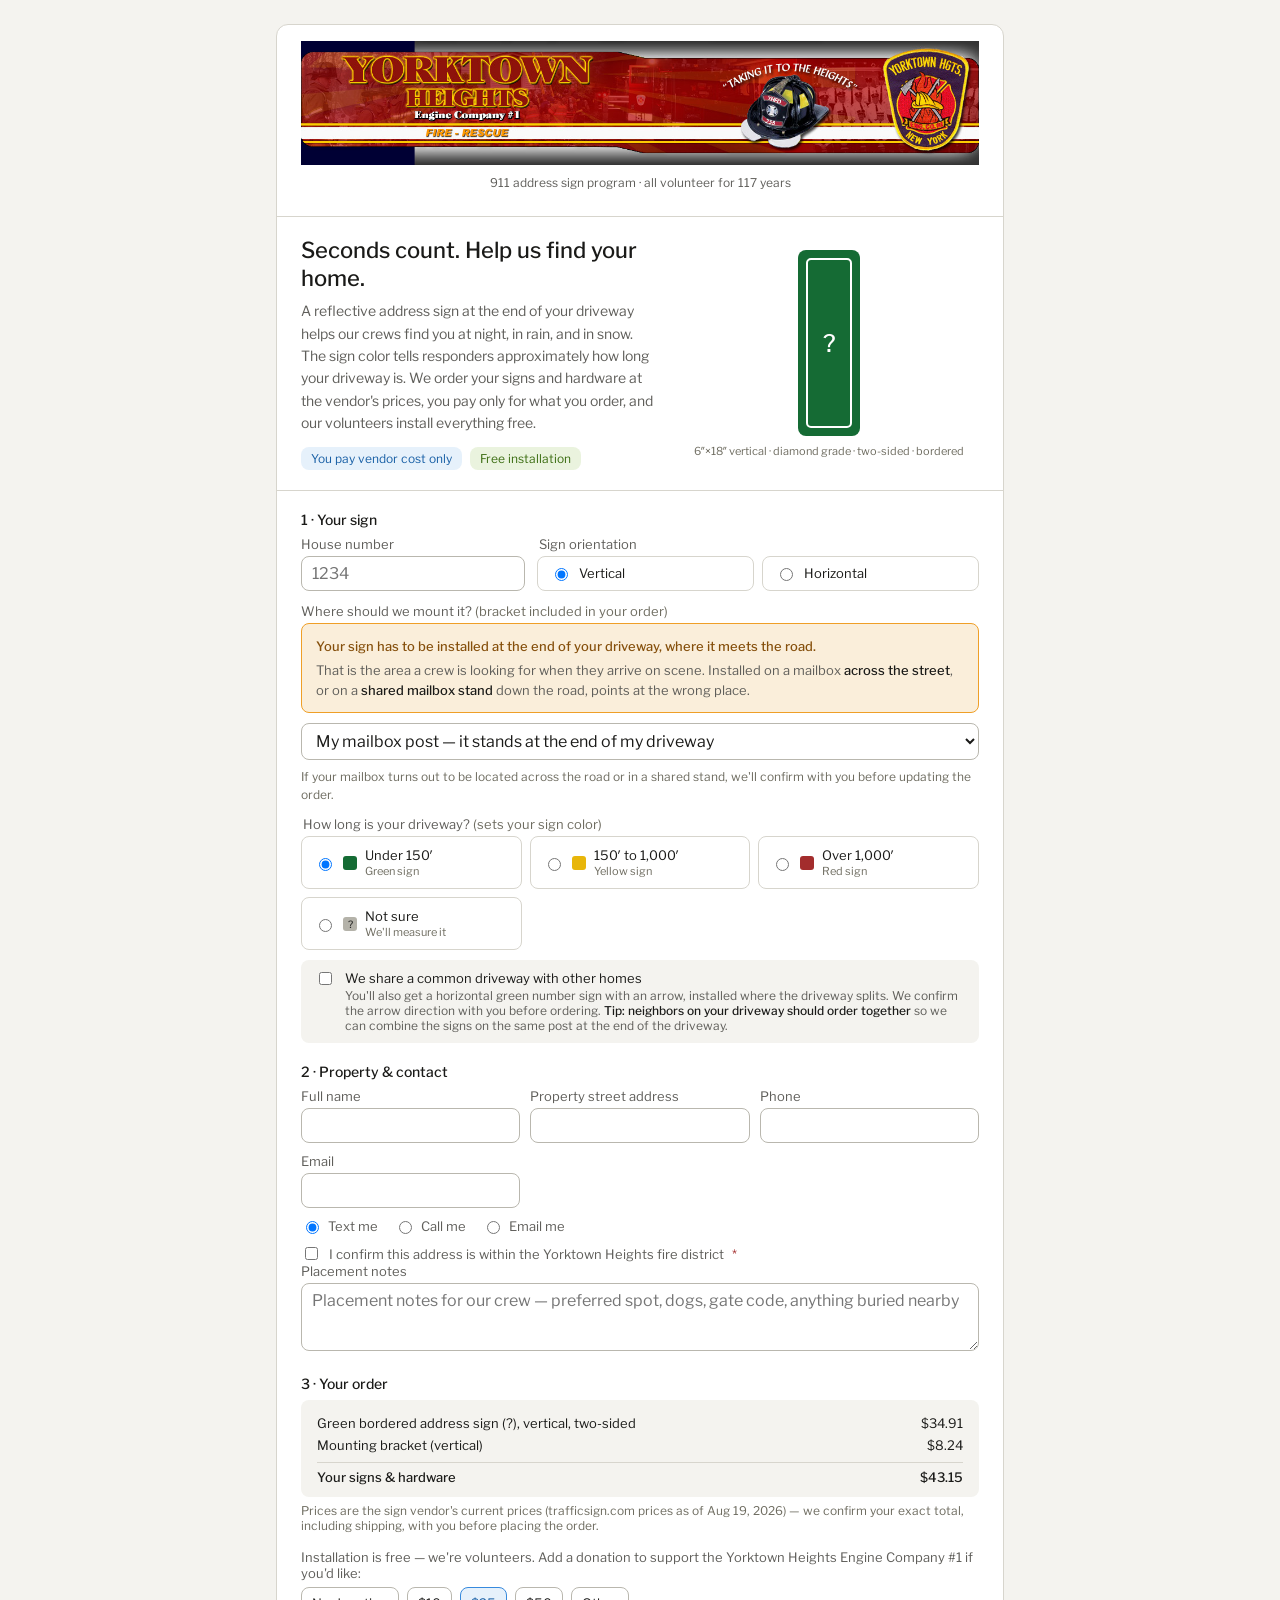
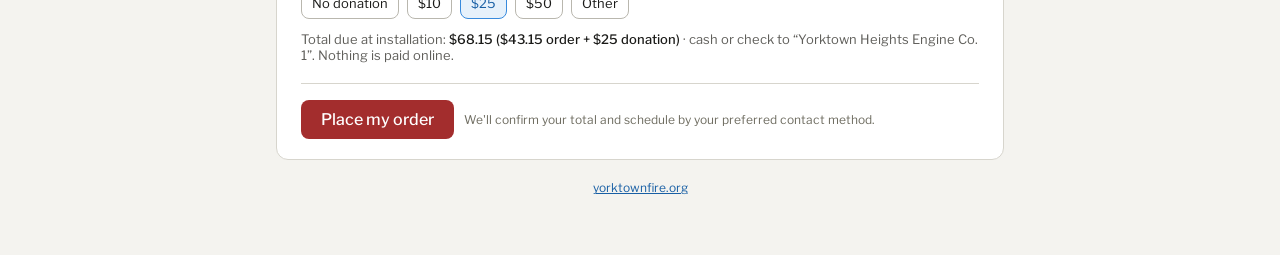
<file: index.html>
<!doctype html>
<html lang="en">
<head>
<meta charset="utf-8">
<meta name="viewport" content="width=device-width, initial-scale=1">
<title>911 Address Signs — Yorktown Heights Engine Co. No. 1</title>
<meta name="description" content="Order a reflective 911 address sign for your driveway from Yorktown Heights Engine Co. No. 1. You pay vendor cost only — installation is free.">
<link rel="icon" href="data:image/svg+xml,%3Csvg xmlns='http://www.w3.org/2000/svg' viewBox='0 0 32 32'%3E%3Crect x='10' y='2' width='12' height='28' rx='2' fill='%23156B34'/%3E%3Crect x='12' y='4' width='8' height='24' rx='1' fill='none' stroke='%23fff' stroke-width='1.5'/%3E%3C/svg%3E">
<link rel="preconnect" href="https://fonts.googleapis.com">
<link rel="preconnect" href="https://fonts.gstatic.com" crossorigin>
<link rel="stylesheet" href="https://fonts.googleapis.com/css2?family=Libre+Franklin:ital,wght@0,400;0,500;0,600;0,700;1,400&display=swap">
<link rel="stylesheet" href="css/styles.css">
</head>
<body>

<noscript>
  <div class="noscript-banner" role="alert">
    Ordering a sign needs JavaScript turned on in your browser. Please enable JavaScript, or
    <a href="https://www.yorktownfire.org">contact the department directly</a> to place your order another way.
  </div>
</noscript>

<div class="hp" aria-hidden="true">
  <label for="contact_website">Leave this field blank</label>
  <input type="text" name="contact_website" id="contact_website" tabindex="-1" autocomplete="off" aria-hidden="true">
</div>

<div class="page">
  <div class="card">

    <header class="site-header">
      <a href="https://www.yorktownfire.org">
        <img class="site-banner" src="assets/dept-banner.jpg" width="1200" height="220"
             alt="Yorktown Heights Engine Company #1 — Fire, Rescue">
      </a>
      <p class="site-header-tag">911 address sign program &middot; all volunteer for 117 years</p>
    </header>

    <section class="hero">
      <div class="hero-intro">
        <h1 class="hero-title">Seconds count. Help us find your home.</h1>
        <p class="hero-copy">A reflective address sign at the end of your driveway helps our crews find you at night, in rain, and in snow. The sign color tells responders approximately how long your driveway is. We order your signs and hardware at the vendor's prices, you pay only for what you order, and our volunteers install everything free.</p>
        <div class="hero-badges">
          <span class="badge badge-accent">You pay vendor cost only</span>
          <span class="badge badge-success">Free installation</span>
        </div>
      </div>
      <div class="hero-preview">
        <div class="preview-wrap">
          <div id="signprev" class="sign-preview" aria-hidden="true"></div>
        </div>
        <p id="prevcap" class="preview-caption">6&Prime;&times;18&Prime; vertical &middot; diamond grade &middot; two-sided &middot; bordered</p>
      </div>
    </section>

    <form id="orderform" class="order-form" novalidate>

      <section class="form-section">
        <h2 class="section-title">1 &middot; Your sign</h2>

        <div class="field-row">
          <div class="field field-narrow">
            <label class="field-label" for="hnum">House number</label>
            <input id="hnum" name="hnum" type="text" placeholder="1234" maxlength="5" autocomplete="off">
            <p class="field-err" data-for="hnum" hidden></p>
          </div>

          <fieldset class="field field-wide radio-fieldset">
            <legend class="field-label">Sign orientation</legend>
            <div class="radio-group">
              <label class="radio-option">
                <input type="radio" name="orient" value="v" checked> Vertical
              </label>
              <label class="radio-option">
                <input type="radio" name="orient" value="h"> Horizontal
              </label>
            </div>
          </fieldset>
        </div>

        <p id="digitwarn" class="warn-text" hidden aria-live="polite">5-digit numbers don't fit the vertical sign at 4&Prime; characters &mdash; we suggest horizontal.</p>

        <div class="field field-full">
          <label class="field-label" for="mount">Where should we mount it? <span class="muted">(bracket included in your order)</span></label>
          <div class="mount-rule">
            <span class="mount-rule-head">Your sign has to be installed at the end of your driveway, where it meets the road.</span>
            <span class="mount-rule-body">That is the area a crew is looking for when they arrive on scene. Installed on a mailbox <strong>across the street</strong>, or on a <strong>shared mailbox stand</strong> down the road, points at the wrong place.</span>
          </div>
          <select id="mount" name="mount">
            <option value="mailbox">My mailbox post &mdash; it stands at the end of my driveway</option>
            <option value="existing">Another post already at the end of my driveway</option>
            <option value="newpost">Nothing there to mount to &mdash; bring a post (+$37.80)</option>
          </select>
          <p class="mount-hint" id="mounthint"></p>
        </div>

        <fieldset class="field field-full tier-fieldset">
          <legend class="field-label">How long is your driveway? <span class="muted">(sets your sign color)</span></legend>
          <div class="tier-grid">
            <label class="tier-option">
              <input type="radio" name="tier" value="green" checked>
              <span class="tier-swatch tier-swatch-green"></span>
              <span class="tier-copy">Under 150&prime;<span class="tier-sub">Green sign</span></span>
            </label>
            <label class="tier-option">
              <input type="radio" name="tier" value="yellow">
              <span class="tier-swatch tier-swatch-yellow"></span>
              <span class="tier-copy">150&prime; to 1,000&prime;<span class="tier-sub">Yellow sign</span></span>
            </label>
            <label class="tier-option">
              <input type="radio" name="tier" value="red">
              <span class="tier-swatch tier-swatch-red"></span>
              <span class="tier-copy">Over 1,000&prime;<span class="tier-sub">Red sign</span></span>
            </label>
            <label class="tier-option">
              <input type="radio" name="tier" value="unsure">
              <span class="tier-swatch tier-swatch-unsure" aria-hidden="true">?</span>
              <span class="tier-copy">Not sure<span class="tier-sub">We'll measure it</span></span>
            </label>
          </div>
        </fieldset>

        <div id="measurenote" class="measure-note" hidden>
          No problem &mdash; we'll measure your driveway when we come out and pick the right color then. Your price doesn't change: every sign costs the same whatever color it ends up.
          <span class="measure-note-line">If it turns out to run over 1,000 feet, we'll talk with you about optional blue relay markers (about $34.91 each) before ordering anything.</span>
        </div>

        <div id="lenwrap" class="conditional" hidden>
          <label class="field-label" for="dlen">Approximate driveway length (feet)</label>
          <input id="dlen" name="dlen" type="number" min="150" max="20000" step="50" placeholder="e.g. 1400" class="field-medium">
          <p class="field-err" data-for="dlen" hidden></p>
        </div>

        <div id="markerwrap" class="marker-offer" hidden>
          <label class="marker-offer-label">
            <input type="checkbox" id="markers" name="markers">
            <span class="marker-offer-copy">
              <span class="marker-offer-head">Add blue relay markers &mdash; <span id="markercount"></span>, <span id="markerprice"></span></span>
              <span class="marker-offer-body">Recommended for driveways this long. One engine can't pump water all the way up a long driveway, so crews relay-pump: one engine at your home, another every 1000' up the driveway, and one at the road. These blue markers sit every 1,000 feet and show arriving crews exactly where to set up, instead of guessing in the dark.</span>
              <span class="marker-offer-detail" id="markerdetail"></span>
            </span>
          </label>
        </div>

        <label class="checkbox-row">
          <input type="checkbox" id="shared" name="shared">
          <span class="checkbox-copy">We share a common driveway with other homes
            <span class="checkbox-sub">You'll also get a horizontal green number sign with an arrow, installed where the driveway splits. We confirm the arrow direction with you before ordering. <span class="checkbox-tip">Tip: neighbors on your driveway should order together</span> so we can combine the signs on the same post at the end of the driveway.</span>
          </span>
        </label>
        <div id="sharedwrap" class="conditional" hidden>
          <label class="field-label" for="sharednums">House numbers sharing your driveway (if you know them)</label>
          <input type="text" id="sharednums" name="sharednums" maxlength="100" placeholder="e.g. 1236, 1238" class="field-full">
          <div id="sharedprompt" class="shared-prompt" hidden>
            <p class="shared-prompt-head" id="sharedpromptHead"></p>
            <p class="shared-prompt-body">Every home on a shared driveway needs its own sign and its own arrow, so each household places its own order. Send them this page:</p>
            <div class="shared-prompt-linkrow">
              <code class="shared-prompt-link" id="sharedpromptUrl"></code>
              <button type="button" class="shared-prompt-copy" id="sharedpromptCopy">Copy link</button>
            </div>
          </div>
        </div>
      </section>

      <section class="form-section">
        <h2 class="section-title">2 &middot; Property &amp; contact</h2>

        <div class="contact-grid">
          <div class="field">
            <label class="field-label" for="fullname">Full name</label>
            <input type="text" id="fullname" name="fullname" autocomplete="name">
            <p class="field-err" data-for="fullname" hidden></p>
          </div>
          <div class="field">
            <label class="field-label" for="addr">Property street address</label>
            <input type="text" id="addr" name="addr" autocomplete="street-address">
            <p class="field-err" data-for="addr" hidden></p>
          </div>
          <div class="field">
            <label class="field-label" for="phone">Phone</label>
            <input type="tel" id="phone" name="phone" autocomplete="tel">
            <p class="field-err" data-for="phone" hidden></p>
          </div>
          <div class="field">
            <label class="field-label" for="email">Email</label>
            <input type="email" id="email" name="email" autocomplete="email">
            <p class="field-err" data-for="email" hidden></p>
          </div>
        </div>

        <fieldset class="contact-method-fieldset">
          <legend class="sr-only">Preferred contact method</legend>
          <div class="contact-method-row">
            <label class="radio-inline"><input type="radio" name="contactm" value="text" checked> Text me</label>
            <label class="radio-inline"><input type="radio" name="contactm" value="call"> Call me</label>
            <label class="radio-inline"><input type="radio" name="contactm" value="email"> Email me</label>
          </div>
        </fieldset>

        <label class="checkbox-inline">
          <input type="checkbox" id="attest" name="attest"> I confirm this address is within the Yorktown Heights fire district <span class="required-mark">*</span>
        </label>
        <p class="field-err" data-for="attest" hidden></p>

        <div class="field field-full">
          <label class="field-label" for="notes">Placement notes</label>
          <textarea id="notes" name="notes" maxlength="1000" placeholder="Placement notes for our crew — preferred spot, dogs, gate code, anything buried nearby"></textarea>
        </div>
      </section>

      <section class="form-section">
        <h2 class="section-title">3 &middot; Your order</h2>

        <div id="summary" class="summary-box" aria-live="polite"></div>
        <p class="price-note">Prices are the sign vendor's current prices<span id="pricesasof"></span> &mdash; we confirm your exact total, including shipping, with you before placing the order.</p>

        <p class="donation-intro">Installation is free &mdash; we're volunteers. Add a donation to support the Yorktown Heights Engine Company #1 if you'd like:</p>
        <div id="dtiers" class="donation-tiers" role="group" aria-label="Donation amount">
          <button type="button" class="donation-btn" data-d="0">No donation</button>
          <button type="button" class="donation-btn" data-d="10">$10</button>
          <button type="button" class="donation-btn" data-d="25" id="defdon">$25</button>
          <button type="button" class="donation-btn" data-d="50">$50</button>
          <button type="button" class="donation-btn" data-d="-1">Other</button>
        </div>
        <div class="field field-medium">
          <label class="field-label sr-only" for="donother">Custom donation amount</label>
          <input type="number" id="donother" name="donother" min="1" max="10000" placeholder="Custom amount $" hidden>
          <p class="field-err" data-for="donother" hidden></p>
        </div>

        <p class="total-line">Total due at installation: <span id="total" aria-live="polite"></span> &middot; cash or check to &ldquo;Yorktown Heights Engine Co. 1&rdquo;. Nothing is paid online.</p>
      </section>

      <div id="formerr" class="form-err" hidden aria-live="polite"></div>

      <div class="submit-row">
        <button type="submit" id="submitbtn" class="submit-btn">Place my order</button>
        <span class="submit-help">We'll confirm your total and schedule by your preferred contact method.</span>
      </div>

      <div id="successpanel" class="success-panel" hidden aria-live="polite">
        <h2 class="success-heading">Order received &mdash; thank you</h2>
        <p class="success-orderid">Order <strong id="successOrderId"></strong></p>
        <ul id="successItems" class="success-items"></ul>
        <p class="success-next"><strong>What happens next:</strong> we'll confirm your exact total, including shipping, before we place your vendor order. Payment is cash or check at installation, payable to &ldquo;Yorktown Heights Engine Co. 1.&rdquo; We'll reach out using your preferred contact method to schedule.</p>
        <p id="paylink" class="success-paylink" hidden></p>
      </div>

      <div id="softpanel" class="soft-panel" hidden aria-live="polite">
        <h2 class="soft-heading">We couldn't confirm your order</h2>
        <p>Something went wrong between your browser and us, and we can't tell from here whether your order came through.</p>
        <p class="soft-panel-strong"><strong>Your confirmation email is the proof.</strong> If one doesn't arrive within 15 minutes, we did not receive your order &mdash; please <span id="softContactFallback"></span> so we can take it down for you.</p>
      </div>

    </form>
  </div>

  <footer class="site-footer">
    <a href="https://www.yorktownfire.org">yorktownfire.org</a>
  </footer>
</div>

<script src="js/config.js"></script>
<script src="js/app.js" defer></script>
</body>
</html>
</file>
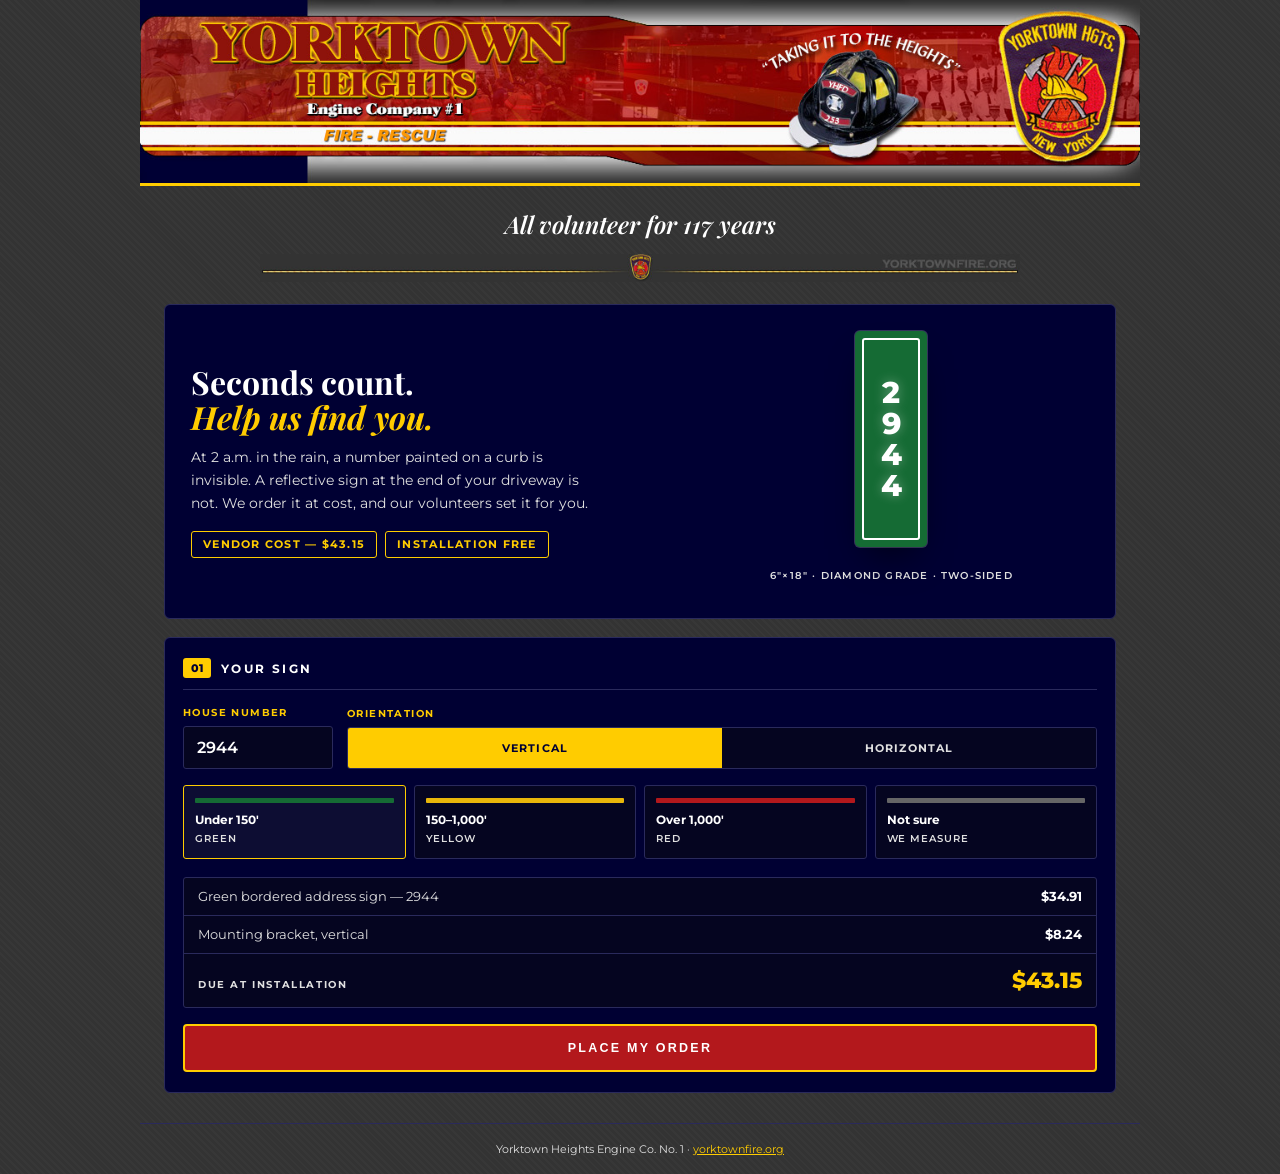
<file: docs/mockup-v5.html>
<!--
  SUPERSEDED and REVERTED 2026-08-20. This dark navy/gold direction was built,
  shipped to a preview, and rolled back the same day: the user found it hard on
  the eyes and hard to read. That is the deciding evidence for an audience of
  largely older residents, and it outranks how well the theme matched the
  department site.

  What survived the revert: the real department banner at the top of the page.
  What did not: the dark ground, navy panels, gold-on-dark text.
  The live design is the light theme (docs/mockup-v4.html) + that banner +
  Libre Franklin. Kept only as a record of what was tried and why it lost.
-->
<!doctype html>
<html lang="en">
<head>
<meta charset="utf-8">
<meta name="viewport" content="width=device-width,initial-scale=1">
<title>Mockup v5 — binding visual target</title>
<!--
  APPROVED 2026-08-20. This supersedes mockup-v4.html and is the binding
  visual target for index.html + css/styles.css.

  Direction: match yorktownfire.org so a resident arriving from the department
  site lands somewhere that plainly belongs to it. Every colour and font below
  was measured off the live site, not invented:

    #333333  page ground (their body bg, faintly textured)
    #000033  panel / nav navy (their left-nav cell)
    #FFCC00  gold accent (their link colour)
    #FFFFFF / #E0E0E0  text
    #B3181C  banner red (matched to their header raster)
    Montserrat 700  their nav face — kept for continuity, not novelty
    serif italic    echoes their "ALL VOLUNTEER FOR 117 YEARS" tagline

  Real department assets are used for the banner, patch and divider; below
  ~640px the banner falls back to a CSS rebuild because the raster wordmark
  stops being legible at phone widths.

  The headlight sweep on the sign preview is deliberate: it shows what a
  retroreflective sign actually does at night, which is the product's whole
  point. It is disabled under prefers-reduced-motion.
-->
<link rel="stylesheet" href="https://fonts.googleapis.com/css2?family=Alfa+Slab+One&family=Montserrat:wght@400;600;700;800&family=Playfair+Display:ital,wght@0,600;1,600&display=swap">
<style>
:root{--ground:#333;--navy:#000033;--gold:#FFCC00;--white:#fff;--soft:#E0E0E0;
 --red:#B3181C;--rule:#2A2A5C;--field:#050520;--green:#156B34;--yellow:#E8B60A;}
*{box-sizing:border-box}
body{margin:0;background:var(--ground);
 background-image:repeating-linear-gradient(45deg,rgba(255,255,255,.018) 0 2px,transparent 2px 5px);
 font-family:Montserrat,Tahoma,Verdana,Arial,sans-serif;color:var(--white);}
.wrap{max-width:1000px;margin:0 auto;}
.banner img{display:block;width:100%;height:auto;border-bottom:3px solid var(--gold);}
.banner-css{display:none;background:linear-gradient(180deg,#7E0E11,var(--red) 45%,#6E0C0F);
 border-bottom:3px solid var(--gold);padding:14px 16px;align-items:center;justify-content:space-between;gap:12px;}
.banner-css .wm{font-family:'Alfa Slab One',Georgia,serif;font-size:23px;line-height:1;color:var(--gold);
 text-shadow:2px 2px 0 #4A0709,-1px -1px 0 #4A0709,1px -1px 0 #4A0709,-1px 1px 0 #4A0709;}
.banner-css .wm small{display:block;font-family:Montserrat,sans-serif;font-size:9px;font-weight:700;
 letter-spacing:.28em;color:var(--white);text-shadow:none;margin-top:5px;}
.banner-css img{width:52px;height:auto;border:0;flex:none;border-radius:4px;}
@media(max-width:639px){.banner img{display:none}.banner-css{display:flex}}
.tagline{text-align:center;padding:22px 16px 4px;}
.tagline em{font-family:'Playfair Display',Georgia,serif;font-style:italic;font-weight:600;font-size:24px;}
.divider{display:block;width:100%;max-width:760px;margin:10px auto 22px;height:auto;opacity:.9;}
.body{padding:0 14px 26px;}
.hero{background:var(--navy);border:1px solid var(--rule);border-radius:6px;padding:22px 18px;
 display:grid;grid-template-columns:1fr;gap:20px;}
.h1{font-family:'Playfair Display',Georgia,serif;font-size:32px;line-height:1.08;margin:0 0 12px;}
.h1 i{color:var(--gold);}
.lede{font-size:13.5px;line-height:1.7;color:var(--soft);margin:0 0 16px;max-width:46ch;}
.chips{display:flex;gap:8px;flex-wrap:wrap;}
.chip{font-size:10.5px;font-weight:700;letter-spacing:.12em;text-transform:uppercase;
 border:1px solid var(--gold);color:var(--gold);border-radius:3px;padding:6px 11px;}
.stage{display:flex;flex-direction:column;align-items:center;gap:12px;}
.sign{position:relative;width:72px;height:216px;background:var(--green);border-radius:5px;padding:7px;
 overflow:hidden;display:flex;align-items:center;justify-content:center;
 box-shadow:0 0 0 1px rgba(255,255,255,.2),0 20px 40px -18px #000;}
.sign i{position:absolute;inset:0;background:linear-gradient(105deg,transparent 34%,rgba(255,255,255,.6) 50%,transparent 66%);
 transform:translateX(-130%);animation:sweep 5.6s cubic-bezier(.5,0,.3,1) .6s infinite;}
@keyframes sweep{0%{transform:translateX(-130%)}22%{transform:translateX(130%)}100%{transform:translateX(130%)}}
@media(prefers-reduced-motion:reduce){.sign i{animation:none;opacity:0}}
.plate{border:2.5px solid #fff;border-radius:3px;width:100%;height:100%;display:flex;
 flex-direction:column;align-items:center;justify-content:center;gap:1px;}
.plate span{font-weight:800;font-size:30px;line-height:1;text-shadow:0 0 12px rgba(255,255,255,.35);}
.cap{font-size:10px;letter-spacing:.12em;text-transform:uppercase;color:var(--soft);font-weight:600;text-align:center;}
.sec{margin-top:18px;background:var(--navy);border:1px solid var(--rule);border-radius:6px;padding:20px 18px;}
.sh{display:flex;align-items:center;gap:10px;margin-bottom:16px;padding-bottom:11px;border-bottom:1px solid var(--rule);}
.sn{background:var(--gold);color:var(--navy);font-size:11px;font-weight:800;padding:3px 8px;border-radius:3px;}
.st{font-size:12px;letter-spacing:.2em;text-transform:uppercase;font-weight:700;}
.row{display:grid;grid-template-columns:1fr;gap:14px;}
.lab{display:block;font-size:10px;letter-spacing:.14em;text-transform:uppercase;color:var(--gold);font-weight:700;margin-bottom:7px;}
input,select{width:100%;background:var(--field);border:1px solid var(--rule);border-radius:3px;color:var(--white);
 font-family:Montserrat,sans-serif;font-size:16px;font-weight:600;padding:11px 13px;}
input:focus-visible,select:focus-visible,button:focus-visible{outline:2px solid var(--gold);outline-offset:2px;}
.seg{display:flex;border:1px solid var(--rule);border-radius:3px;overflow:hidden;}
.seg button{flex:1;background:var(--field);border:0;color:var(--soft);font-family:Montserrat,sans-serif;
 font-size:11px;font-weight:700;letter-spacing:.1em;text-transform:uppercase;padding:13px 8px;cursor:pointer;}
.seg button.on{background:var(--gold);color:var(--navy);}
.tiers{display:grid;grid-template-columns:repeat(2,1fr);gap:8px;margin-top:16px;}
.tier{border:1px solid var(--rule);border-radius:3px;padding:12px 11px;background:var(--field);cursor:pointer;}
.tier.on{border-color:var(--gold);background:#0D0D33;}
.sw{height:5px;border-radius:1px;margin-bottom:9px;}
.tn{font-size:12px;font-weight:700;display:block;}
.ts{font-size:9.5px;letter-spacing:.1em;color:var(--soft);font-weight:600;}
.led{margin-top:18px;border:1px solid var(--rule);border-radius:3px;background:var(--field);}
.lr{display:flex;justify-content:space-between;gap:14px;padding:11px 14px;font-size:12.5px;color:var(--soft);border-bottom:1px solid var(--rule);}
.lr b{color:var(--white);}
.lt{display:flex;justify-content:space-between;align-items:baseline;padding:13px 14px;}
.lt span{font-size:10px;letter-spacing:.16em;text-transform:uppercase;color:var(--soft);font-weight:700;}
.lt b{font-size:22px;color:var(--gold);font-weight:800;}
.cta{margin-top:16px;width:100%;background:var(--red);color:#fff;border:2px solid var(--gold);border-radius:4px;
 padding:15px;font-size:12.5px;font-weight:800;letter-spacing:.18em;text-transform:uppercase;cursor:pointer;}
.foot{text-align:center;padding:18px;border-top:1px solid var(--rule);font-size:11px;color:var(--soft);}
.foot a{color:var(--gold);}
@media(min-width:640px){
 .body{padding:0 24px 30px}
 .hero{grid-template-columns:1.1fr .9fr;align-items:center;padding:26px}
 .row{grid-template-columns:150px 1fr;align-items:end}
 .tiers{grid-template-columns:repeat(4,1fr)}
}
</style>
</head>
<body>
<div class="wrap">
  <div class="banner"><img src="../assets/dept-banner.jpg" alt="Yorktown Heights Engine Company #1 — Fire, Rescue"></div>
  <div class="banner-css">
    <div class="wm">YORKTOWN HEIGHTS<small>ENGINE COMPANY #1</small></div>
    <img src="../assets/dept-patch.jpg" alt="">
  </div>

  <div class="tagline"><em>All volunteer for 117 years</em></div>
  <img class="divider" src="../assets/dept-divider.jpg" alt="">

  <div class="body">
    <div class="hero">
      <div>
        <h1 class="h1">Seconds count.<br><i>Help us find you.</i></h1>
        <p class="lede">At 2 a.m. in the rain, a number painted on a curb is invisible. A reflective sign at the end of your driveway is not. We order it at cost, and our volunteers set it for you.</p>
        <div class="chips"><span class="chip">Vendor cost — $43.15</span><span class="chip">Installation free</span></div>
      </div>
      <div class="stage">
        <div class="sign"><div class="plate"><span>2</span><span>9</span><span>4</span><span>4</span></div><i></i></div>
        <p class="cap">6″×18″ · Diamond grade · Two-sided</p>
      </div>
    </div>

    <div class="sec">
      <div class="sh"><span class="sn">01</span><span class="st">Your sign</span></div>
      <div class="row">
        <div><label class="lab">House number</label><input value="2944"></div>
        <div><label class="lab">Orientation</label>
          <div class="seg"><button class="on">Vertical</button><button>Horizontal</button></div></div>
      </div>
      <div class="tiers">
        <div class="tier on"><div class="sw" style="background:var(--green)"></div><span class="tn">Under 150′</span><span class="ts">GREEN</span></div>
        <div class="tier"><div class="sw" style="background:var(--yellow)"></div><span class="tn">150–1,000′</span><span class="ts">YELLOW</span></div>
        <div class="tier"><div class="sw" style="background:var(--red)"></div><span class="tn">Over 1,000′</span><span class="ts">RED</span></div>
        <div class="tier"><div class="sw" style="background:#666"></div><span class="tn">Not sure</span><span class="ts">WE MEASURE</span></div>
      </div>
      <div class="led">
        <div class="lr"><span>Green bordered address sign — 2944</span><b>$34.91</b></div>
        <div class="lr"><span>Mounting bracket, vertical</span><b>$8.24</b></div>
        <div class="lt"><span>Due at installation</span><b>$43.15</b></div>
      </div>
      <button class="cta">Place my order</button>
    </div>
  </div>
  <div class="foot">Yorktown Heights Engine Co. No. 1 · <a href="https://www.yorktownfire.org">yorktownfire.org</a></div>
</div>
</body>
</html>
</file>
<file: css/styles.css>
/* ============================================================
   YHEC1 911 Address Sign Portal — styles
   Mobile-first. Colors match approved mockup v4.
   ============================================================ */

:root {
  --surface-1: #f4f3ef;
  --surface-2: #fff;
  --border: #d7d5cd;
  --border-strong: #b9b7ae;
  --border-accent: #378ADD;
  --bg-accent: #E6F1FB;
  --text-accent: #185FA5;
  --bg-success: #EAF3DE;
  --text-success: #3B6D11;
  --text-primary: #1a1a18;
  --text-secondary: #5f5e5a;
  --text-muted: #6e6c60; /* darkened from mockup's #8a887f to clear 4.5:1 AA on white at small sizes */
  --bg-warning: #FAEEDA;
  --border-warning: #EF9F27;
  --text-warning: #854F0B;
  --text-danger: #A32D2D;
  --radius: 8px;

  --tier-green: #156B34;
  --tier-yellow: #E8B60A;
  --tier-red: #A32D2D;
}

* { box-sizing: border-box; }

html { -webkit-text-size-adjust: 100%; }

body {
  margin: 0;
  font-family: "Libre Franklin", "Helvetica Neue", Helvetica, Arial, sans-serif;
  color: var(--text-primary);
  background: var(--surface-1);
  overflow-x: hidden;
}

a { color: var(--text-accent); }

.sr-only {
  position: absolute;
  width: 1px; height: 1px;
  padding: 0; margin: -1px;
  overflow: hidden;
  clip: rect(0, 0, 0, 0);
  white-space: nowrap;
  border: 0;
}

/* focus visibility */
a:focus-visible,
button:focus-visible,
input:focus-visible,
select:focus-visible,
textarea:focus-visible {
  outline: 3px solid var(--border-accent);
  outline-offset: 2px;
}

/* ---------- noscript banner ---------- */

.noscript-banner {
  background: var(--text-danger);
  color: #fff;
  text-align: center;
  padding: 12px 16px;
  font-size: 14px;
}
.noscript-banner a { color: #fff; text-decoration: underline; }

/* ---------- honeypot (off-screen, not display:none) ---------- */

.hp {
  position: absolute;
  left: -5000px;
  top: -5000px;
  width: 1px;
  height: 1px;
  overflow: hidden;
}

/* ---------- layout shell ---------- */

.page {
  max-width: 760px;
  margin: 0 auto;
  padding: 12px;
}

.card {
  background: var(--surface-2);
  border: 0.5px solid var(--border);
  border-radius: 12px;
  overflow: hidden;
}

/* ---------- header ---------- */

.site-header {
  border-bottom: 0.5px solid var(--border);
}

/* The department's own banner, linked back to their site. Width/height are
   on the <img> so the space is reserved before it loads and the page doesn't
   jump. It scales with the card at every width — no separate mobile
   treatment, since this is the masthead residents recognise. */
.site-banner {
  display: block;
  width: 100%;
  height: auto;
}

.site-header-tag {
  margin: 0;
  padding: 10px 16px;
  font-size: 12px;
  color: var(--text-secondary);
  text-align: center;
}

/* ---------- hero ---------- */

.hero {
  display: flex;
  flex-direction: column-reverse;
  gap: 20px;
  padding: 20px 16px;
  border-bottom: 0.5px solid var(--border);
}

.hero-title {
  margin: 0 0 8px;
  font-size: 20px;
  font-weight: 500;
  line-height: 1.25;
}

.hero-copy {
  margin: 0 0 12px;
  font-size: 14px;
  color: var(--text-secondary);
  line-height: 1.6;
}

.hero-badges {
  display: flex;
  gap: 8px;
  flex-wrap: wrap;
}

.badge {
  font-size: 12px;
  padding: 4px 10px;
  border-radius: var(--radius);
}
.badge-accent { background: var(--bg-accent); color: var(--text-accent); }
.badge-success { background: var(--bg-success); color: var(--text-success); }

.hero-preview {
  text-align: center;
}

.preview-wrap {
  display: flex;
  justify-content: center;
  align-items: center;
  min-height: 190px;
}

.sign-preview {
  background: var(--tier-green);
  border-radius: 8px;
  padding: 8px;
  display: flex;
  align-items: center;
  justify-content: center;
  box-sizing: border-box;
}

/* Both real signs are 1:3 — 6"×18" vertical, 18"×6" horizontal. Sizing the
   preview to the true proportion keeps the number band centred in the sign
   the way it is actually printed, rather than floating at one end. */
.sign-preview-v { width: 62px; height: 186px; }
.sign-preview-h { width: 186px; height: 62px; }

.preview-caption {
  margin: 6px 0 0;
  font-size: 11px;
  color: var(--text-muted);
}

/* ---------- form shell ---------- */

.order-form {
  padding: 20px 16px;
  display: flex;
  flex-direction: column;
  gap: 20px;
}

.form-section { min-width: 0; }

.section-title {
  margin: 0 0 8px;
  font-size: 14px;
  font-weight: 500;
}

/* ---------- generic field styles ---------- */

label { cursor: pointer; }

.field-label {
  font-size: 13px;
  color: var(--text-secondary);
  display: block;
  margin-bottom: 4px;
  cursor: default;
}

input, select, textarea, button {
  font: inherit;
  padding: 7px 10px;
  border: 1px solid var(--border-strong);
  border-radius: 8px;
  background: #fff;
  color: var(--text-primary);
}

input, select, textarea {
  width: 100%;
}

/* Radios and checkboxes must keep their intrinsic size — the 100% width
   above would stretch them into wide invisible click targets that push
   their labels apart and break click alignment. */
input[type="radio"], input[type="checkbox"] {
  width: auto;
  padding: 0;
  flex: none;
}

textarea {
  min-height: 68px;
  resize: vertical;
}

button { cursor: pointer; }

fieldset {
  border: none;
  padding: 0;
  margin: 0 0 12px;
}

.field { margin-bottom: 12px; }
.field:last-child { margin-bottom: 0; }
.field-full { width: 100%; }
.field-medium { max-width: 220px; width: 100%; }
.field-narrow input { width: 100%; }

.field-row {
  display: flex;
  flex-direction: column;
  gap: 12px;
  margin-bottom: 12px;
}
/* The row's own gap spaces these, so .field's bottom margin would double it
   when stacked — and when side by side it desyncs the two columns, because
   flex alignment measures margin boxes. */
.field-row > .field { margin-bottom: 0; }

.warn-text {
  margin: -4px 0 12px;
  font-size: 12px;
  color: var(--text-warning);
}

.muted { color: var(--text-muted); }

.required-mark { color: var(--text-danger); }

/* ---------- radio / checkbox groups ---------- */

.radio-group {
  display: flex;
  gap: 8px;
}

.radio-option {
  flex: 1;
  display: flex;
  gap: 8px;
  align-items: center;
  border: 0.5px solid var(--border);
  border-radius: var(--radius);
  padding: 8px 12px;
  font-size: 13px;
  /* Match the height of a text input so these line up with the house-number
     box when the two sit side by side. */
  min-height: 35px;
  box-sizing: border-box;
}

.radio-fieldset { margin-bottom: 0; }

.tier-fieldset { margin-bottom: 0; }

.tier-grid {
  display: grid;
  grid-template-columns: 1fr;
  gap: 8px;
}

.tier-option {
  display: flex;
  gap: 8px;
  align-items: center;
  border: 0.5px solid var(--border);
  border-radius: var(--radius);
  padding: 10px 12px;
  font-size: 13px;
}

.tier-swatch {
  width: 14px;
  height: 14px;
  border-radius: 3px;
  flex: none;
}
.tier-swatch-green { background: var(--tier-green); }
.tier-swatch-yellow { background: var(--tier-yellow); }
.tier-swatch-red { background: var(--tier-red); }

/* "Not sure" has no colour yet, so its swatch carries a question mark
   instead of standing in for a sign the resident would actually receive. */
.tier-swatch-unsure {
  background: #B4B2A9;
  color: #2C2C2A;
  font-size: 10px;
  font-weight: 500;
  line-height: 14px;
  text-align: center;
}

.measure-note {
  margin-top: 10px;
  background: var(--surface-1);
  border-radius: var(--radius);
  padding: 12px 14px;
  font-size: 13px;
  color: var(--text-secondary);
  line-height: 1.55;
}

.measure-note-line { display: block; margin-top: 6px; }

/* A sign on the wrong post marks the wrong place, so this constraint is
   stated up front rather than left for the crew to discover on arrival. */
.mount-rule {
  background: var(--bg-warning);
  border: 0.5px solid var(--border-warning);
  border-radius: var(--radius);
  padding: 12px 14px;
  margin-bottom: 10px;
  font-size: 13px;
  line-height: 1.55;
}

.mount-rule-head {
  font-weight: 500;
  color: var(--text-warning);
}

.mount-rule-body {
  display: block;
  color: var(--text-secondary);
  margin-top: 4px;
}

.mount-rule-body strong { font-weight: 500; color: var(--text-primary); }

.mount-hint {
  margin: 8px 0 0;
  font-size: 12px;
  color: var(--text-muted);
  line-height: 1.5;
}

/* Shown once a resident lists neighbours, to set the expectation that
   listing them records who to expect — it does not order their signs. */
.shared-prompt {
  margin-top: 10px;
  background: var(--surface-1);
  border-radius: var(--radius);
  padding: 12px 14px;
  font-size: 13px;
  line-height: 1.55;
}

.shared-prompt-head {
  margin: 0;
  font-weight: 500;
  color: var(--text-primary);
}

.shared-prompt-body {
  margin: 4px 0 0;
  color: var(--text-secondary);
}

.shared-prompt-linkrow {
  display: flex;
  gap: 8px;
  align-items: center;
  flex-wrap: wrap;
  margin-top: 8px;
}

.shared-prompt-link {
  font-size: 12px;
  background: var(--surface-2);
  border: 0.5px solid var(--border);
  border-radius: var(--radius);
  padding: 5px 9px;
  word-break: break-all;
}

.shared-prompt-copy {
  font-size: 12px;
  padding: 5px 12px;
  white-space: nowrap;
}

.tier-copy { line-height: 1.3; }

.tier-sub {
  display: block;
  font-size: 11px;
  color: var(--text-muted);
}

.conditional { margin-top: 10px; }

.checkbox-row {
  display: flex;
  gap: 10px;
  align-items: flex-start;
  margin-top: 10px;
  background: var(--surface-1);
  border-radius: var(--radius);
  padding: 10px 14px;
  font-size: 13px;
}
.checkbox-row input { width: auto; margin-top: 2px; flex: none; }

.checkbox-sub {
  display: block;
  font-size: 12px;
  color: var(--text-secondary);
  margin-top: 2px;
}

.checkbox-tip {
  font-weight: 500;
  color: var(--text-primary);
}

/* Optional blue-relay-marker offer. Tinted rather than plain like the
   shared-driveway row, because this one costs money and should read as an
   offer the resident consciously accepts, not another checkbox to skim. */
.marker-offer {
  margin-top: 10px;
  background: var(--bg-accent);
  border: 0.5px solid var(--border-accent);
  border-radius: var(--radius);
  padding: 12px 14px;
}

.marker-offer-label {
  display: flex;
  gap: 10px;
  align-items: flex-start;
  font-size: 13px;
  cursor: pointer;
}
.marker-offer-label input { width: auto; margin-top: 3px; flex: none; }

.marker-offer-head {
  font-weight: 500;
  color: var(--text-accent);
}

.marker-offer-body {
  display: block;
  font-size: 12px;
  color: var(--text-secondary);
  margin-top: 3px;
  line-height: 1.5;
}

.marker-offer-detail {
  display: block;
  font-size: 12px;
  color: var(--text-muted);
  margin-top: 4px;
}

/* ---------- section 2: contact ---------- */

.contact-grid {
  display: grid;
  grid-template-columns: 1fr;
  gap: 10px;
  margin-bottom: 10px;
}
.contact-grid .field { margin-bottom: 0; }

.contact-method-fieldset { margin-bottom: 10px; }

.contact-method-row {
  display: flex;
  gap: 16px;
  flex-wrap: wrap;
  font-size: 13px;
  color: var(--text-secondary);
}

.radio-inline {
  display: flex;
  gap: 6px;
  align-items: center;
}
.radio-inline input { width: auto; }

.checkbox-inline {
  display: flex;
  gap: 8px;
  align-items: center;
  margin-top: 10px;
  font-size: 13px;
  color: var(--text-secondary);
}
.checkbox-inline input { width: auto; flex: none; }

/* ---------- section 3: order summary ---------- */

.summary-box {
  background: var(--surface-1);
  border-radius: var(--radius);
  padding: 12px 16px;
  font-size: 13px;
}

.price-note {
  margin: 6px 0 0;
  font-size: 12px;
  color: var(--text-muted);
}

.donation-intro {
  margin: 16px 0 6px;
  font-size: 13px;
  color: var(--text-secondary);
}

.donation-tiers {
  display: flex;
  gap: 8px;
  flex-wrap: wrap;
}

.donation-btn {
  font-size: 13px;
}

.donation-btn.selected {
  border-color: var(--border-accent);
  background: var(--bg-accent);
  color: var(--text-accent);
}

.total-line {
  margin: 12px 0 0;
  font-size: 13px;
  color: var(--text-secondary);
}
.total-line #total {
  font-weight: 500;
  color: var(--text-primary);
}

/* ---------- errors ---------- */

.field-err {
  margin: 4px 0 0;
  font-size: 12px;
  color: var(--text-danger);
}

.form-err {
  background: var(--bg-success);
  background: #FBEAEA;
  border: 1px solid var(--text-danger);
  color: var(--text-danger);
  border-radius: var(--radius);
  padding: 10px 14px;
  font-size: 13px;
}
.form-err ul { margin: 4px 0 0; padding-left: 18px; }

/* ---------- submit ---------- */

.submit-row {
  display: flex;
  flex-direction: column;
  align-items: flex-start;
  gap: 10px;
  border-top: 0.5px solid var(--border);
  padding-top: 16px;
}

.submit-btn {
  background: var(--text-danger);
  color: #fff;
  border: none;
  padding: 10px 20px;
  font-weight: 500;
  border-radius: var(--radius);
}
.submit-btn:disabled {
  opacity: 0.6;
  cursor: not-allowed;
}

.submit-help {
  font-size: 12px;
  color: var(--text-muted);
}

/* ---------- success / soft panels ---------- */

.success-panel,
.soft-panel {
  border-radius: var(--radius);
  padding: 16px;
}

.success-panel {
  background: var(--bg-success);
  border: 1px solid var(--text-success);
}
.success-heading {
  margin: 0 0 8px;
  font-size: 16px;
  color: var(--text-success);
}
.success-orderid { margin: 0 0 10px; font-size: 14px; }
.success-items { margin: 0 0 12px; padding-left: 18px; font-size: 13px; }
.success-next { margin: 0 0 8px; font-size: 13px; color: var(--text-secondary); }
.success-paylink { margin: 8px 0 0; font-size: 13px; }

.soft-panel {
  background: #FFF8E6;
  border: 1px solid var(--text-warning);
}
.soft-heading {
  margin: 0 0 8px;
  font-size: 16px;
  color: var(--text-warning);
}
.soft-panel p { margin: 0; font-size: 13px; color: var(--text-secondary); }
.soft-panel-strong { margin-top: 8px !important; color: var(--text-primary) !important; }
.soft-panel-strong strong { font-weight: 500; }

/* ---------- footer ---------- */

.site-footer {
  text-align: center;
  padding: 20px 12px 32px;
  font-size: 12px;
  color: var(--text-muted);
}
.site-footer a { display: block; margin-bottom: 4px; }
.site-footer p { margin: 0; }

/* ============================================================
   Responsive — desktop breakpoint (~680px)
   ============================================================ */

@media (min-width: 680px) {
  .page { padding: 24px 16px; }

  .site-header {
    flex-direction: row;
    justify-content: space-between;
    align-items: center;
    padding: 16px 24px;
  }
  .site-header-link { align-self: center; }

  .hero {
    flex-direction: row;
    align-items: center;
    padding: 20px 24px;
  }
  .hero-intro { flex: 1; }
  /* Fixed at the width of the widest state (the horizontal caption, which is
     longer than the vertical one) so the intro paragraph never rewraps when
     the orientation changes. Sizing to content let the column breathe by
     14px and reflowed the copy on every toggle. */
  .hero-preview { flex: 0 0 300px; width: 300px; }
  .hero-title { font-size: 22px; }

  .order-form { padding: 20px 24px; }

  .field-row {
    flex-direction: row;
    /* Top-aligned so the two labels share a line. flex-end aligned the
       margin boxes instead, and .field's 12px bottom margin (which
       .radio-fieldset zeroed out) shoved the house-number input up by
       exactly that much. */
    align-items: flex-start;
    flex-wrap: wrap;
  }
  .field-narrow { min-width: 130px; }
  .field-wide { flex: 1; min-width: 210px; }

  .tier-grid {
    grid-template-columns: repeat(auto-fit, minmax(170px, 1fr));
  }

  .contact-grid {
    grid-template-columns: repeat(auto-fit, minmax(200px, 1fr));
  }

  .submit-row {
    flex-direction: row;
    align-items: center;
  }
}
</file>
